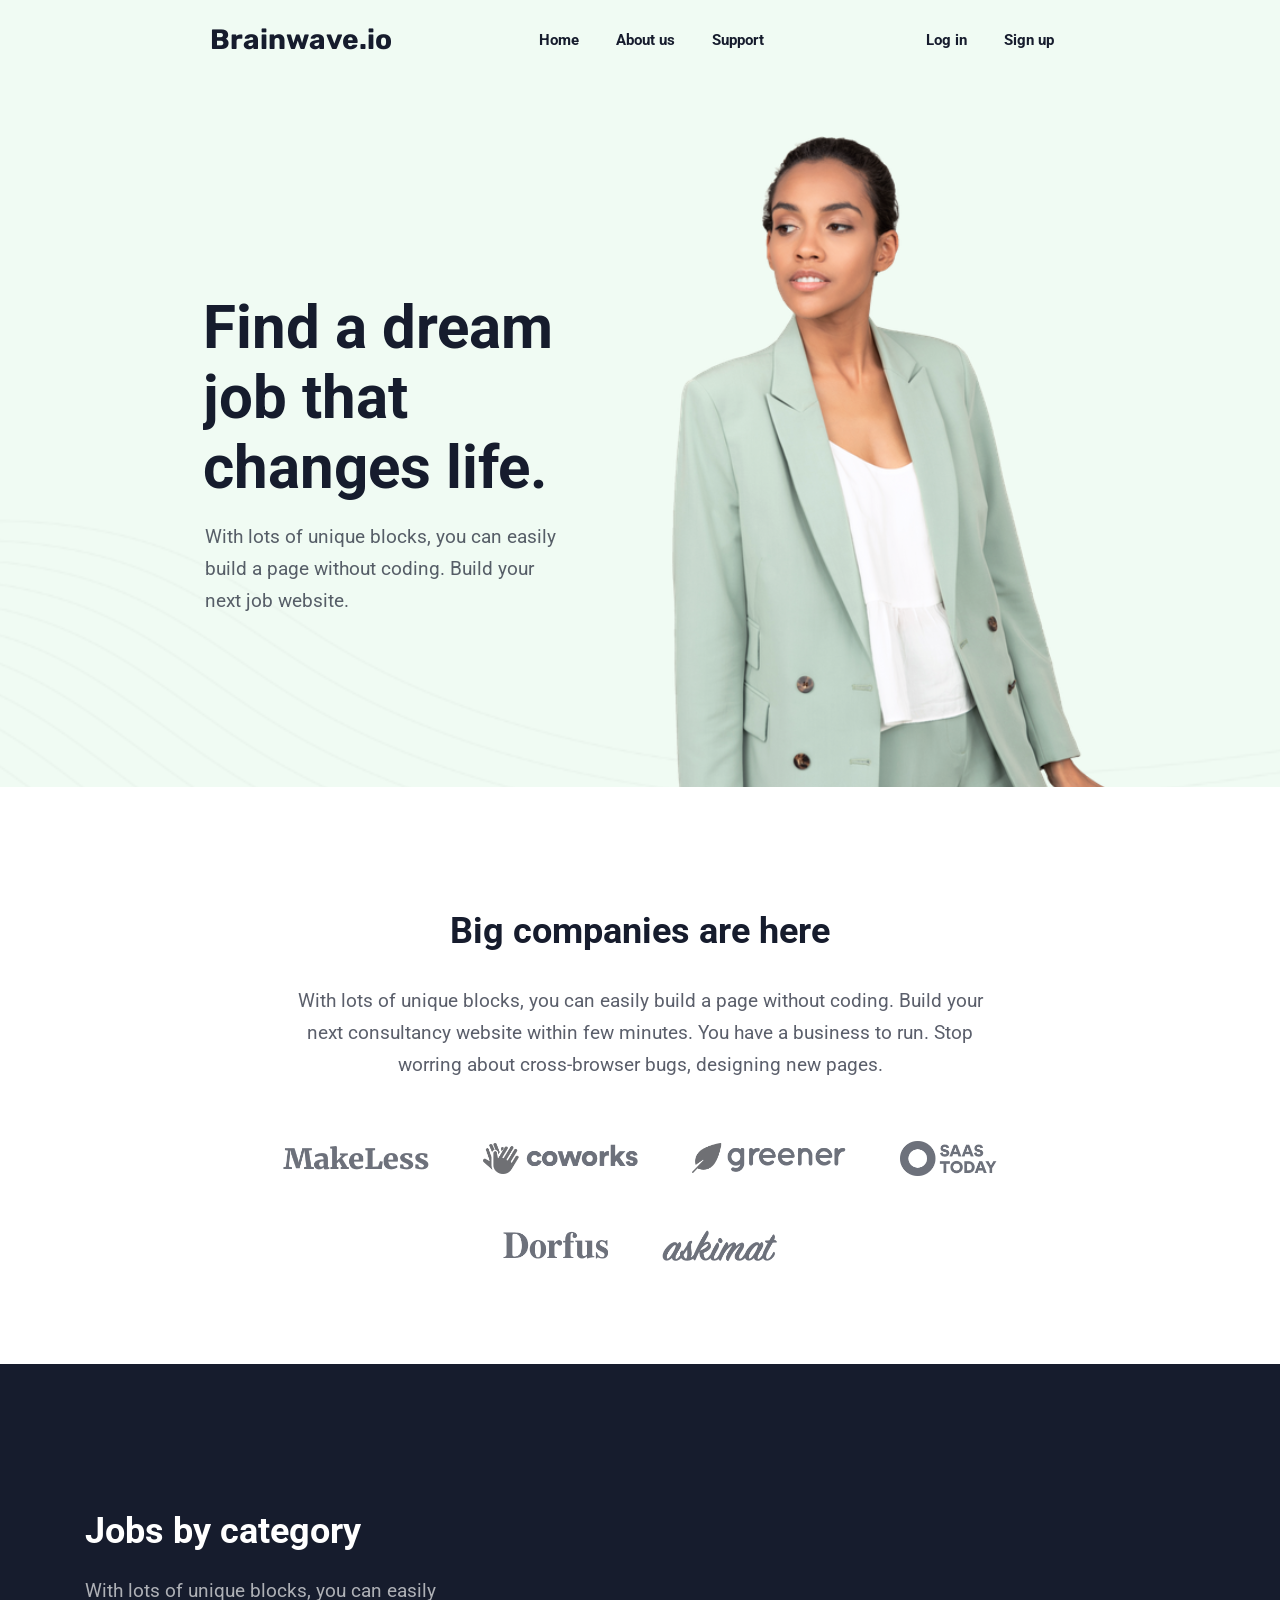
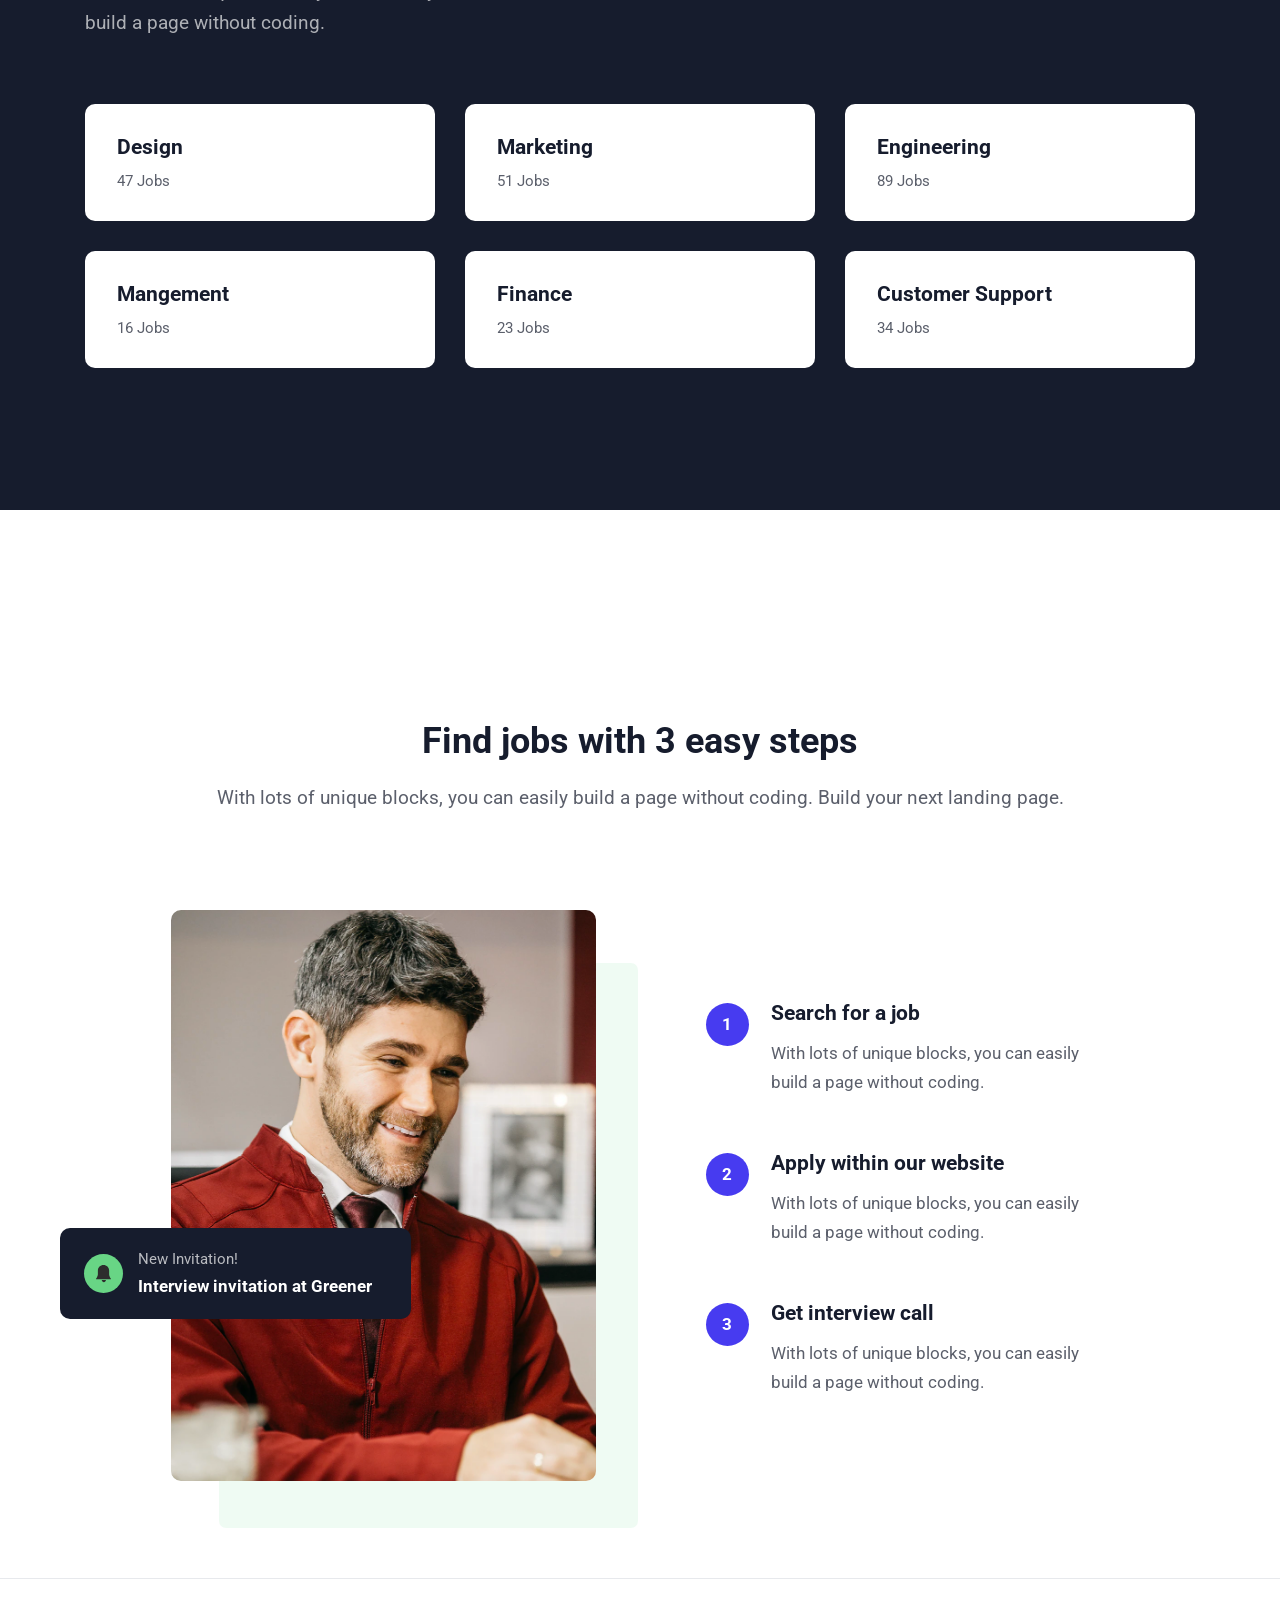
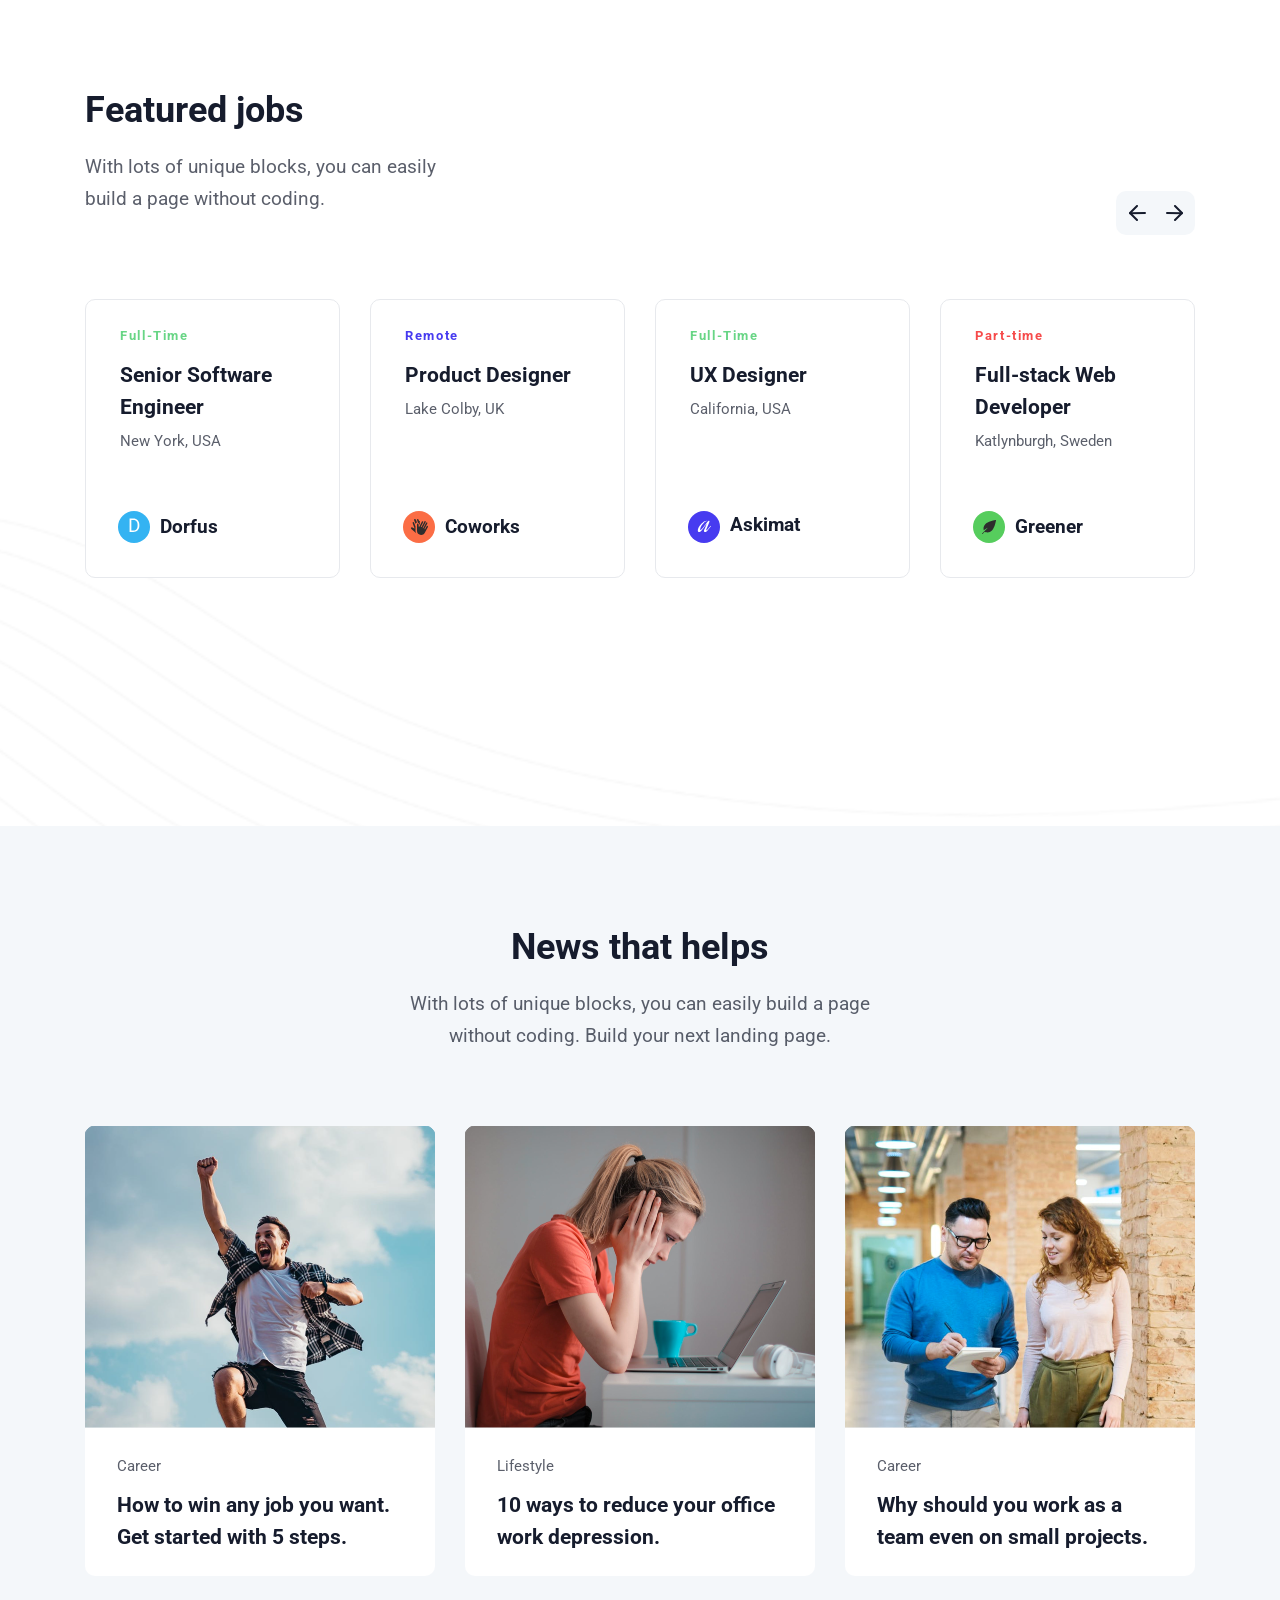
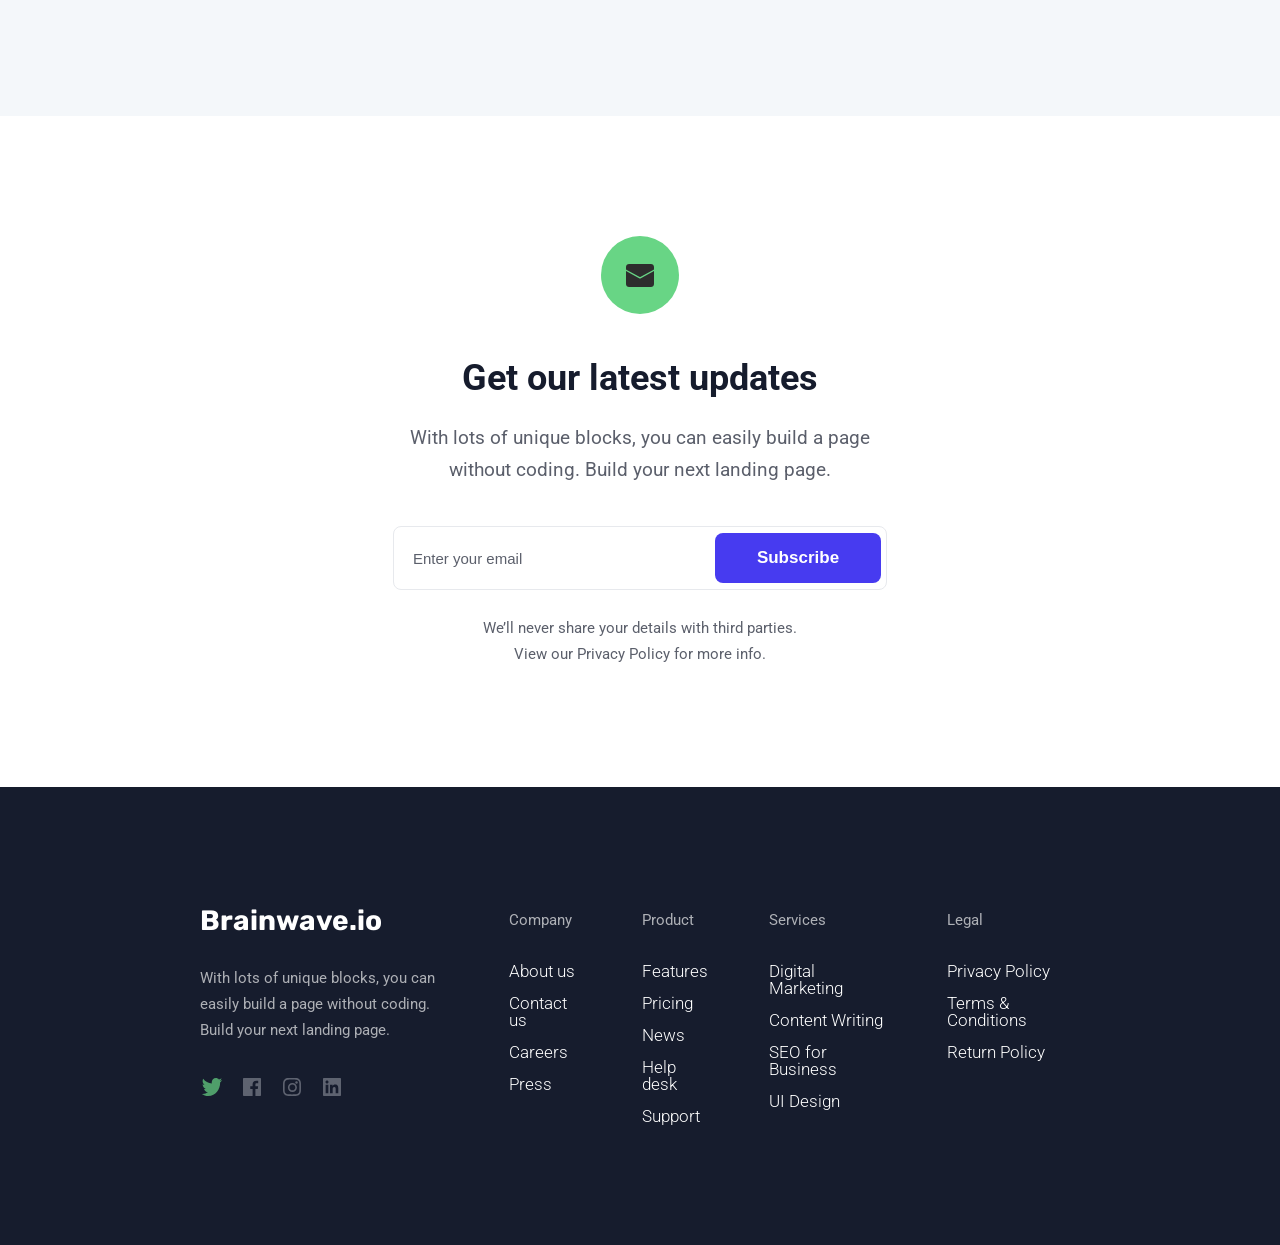
<file: index.html>
<!doctype html>
<html lang="en">
  <head>
    <meta charset="UTF-8" />
    <meta name="viewport" content="width=device-width, initial-scale=1.0" />
    <title>Home</title>
    <link rel="stylesheet" href="./styles/pages/home.css" />
    <link rel="icon" href="./assets/icons/webicon.svg" />
  </head>

  <body>
    <!--Header-->
    <header class="header-main">
      <div class="container">
        <div class="header">
          <div class="box box1">
            <h1 class="logo-title">Brainwave.io</h1>
          </div>
          <nav class="header-navbar box box2">
            <ul class="nav-list">
              <li class="nav-item">
                <a href="./index.html" class="nav-link active">Home</a>
              </li>
              <li class="nav-item">
                <a href="./pages/about.html" class="nav-link">About us</a>
              </li>
              <li class="nav-item">
                <a href="./pages/support.html" class="nav-link">Support</a>
              </li>
            </ul>
          </nav>
          <div class="box box3">
            <nav class="header-navbar">
              <ul class="nav-list">
                <li class="nav-item">
                  <a href="./pages/login.html" class="nav-link">Log in</a>
                </li>
                <li class="nav-item">
                  <a href="./pages/signup.html" class="nav-link">Sign up</a>
                </li>
              </ul>
            </nav>
          </div>
        </div>
      </div>
    </header>
    <!-- Main  -->
    <main class="main">
      <section class="hero">
        <div class="hero-info">
          <h1 class="hero-title">
            <span>Find a dream</span>
            <span>job that</span>
            <span>changes life.</span>
          </h1>
          <p class="hero-desc">
            With lots of unique blocks, you can easily build a page without
            coding. Build your next job website.
          </p>
        </div>
        <img
          class="hero-image"
          src="./assets/images/home-images/hero-img.svg"
          alt="Hero image"
        />
      </section>
      <section class="our-partners">
        <h3 class="our-partners-title">Big companies are here</h3>
        <p class="our-partners-desc">
          With lots of unique blocks, you can easily build a page without
          coding. Build your next consultancy website within few minutes. You
          have a business to run. Stop worring about cross-browser bugs,
          designing new pages.
        </p>
        <div class="partners-logo">
          <img
            src="./assets/icons/home-icons/partners-logo1.svg"
            alt="Partners logo"
          />
          <img
            src="./assets/icons/home-icons/partners-logo2.svg"
            alt="Partners logo"
          />
          <img
            src="./assets/icons/home-icons/partners-logo3.svg"
            alt="Partners logo"
          />
          <img
            src="./assets/icons/home-icons/partners-logo4.svg"
            alt="Partners logo"
          />
          <img
            src="./assets/icons/home-icons/partners-logo5.svg"
            alt="Partners logo"
          />
          <img
            src="./assets/icons/home-icons/partners-logo6.svg"
            alt="Partners logo"
          />
        </div>
      </section>
      <section class="jobs-category-main">
        <div class="jobs-category">
          <h4 class="jobs-category-title">Jobs by category</h4>
          <p class="jobs-category-desc">
            With lots of unique blocks, you can easily build a page without
            coding.
          </p>
          <div class="jobs-category-types">
            <div class="jobs-category-box">
              <h2 class="jobs-category-box-title">Design</h2>
              <p class="jobs-category-box-desc">47 Jobs</p>
            </div>
            <div class="jobs-category-box">
              <h2 class="jobs-category-box-title">Marketing</h2>
              <p class="jobs-category-box-desc">51 Jobs</p>
            </div>
            <div class="jobs-category-box">
              <h2 class="jobs-category-box-title">Engineering</h2>
              <p class="jobs-category-box-desc">89 Jobs</p>
            </div>
            <div class="jobs-category-box">
              <h2 class="jobs-category-box-title">Mangement</h2>
              <p class="jobs-category-box-desc">16 Jobs</p>
            </div>
            <div class="jobs-category-box">
              <h2 class="jobs-category-box-title">Finance</h2>
              <p class="jobs-category-box-desc">23 Jobs</p>
            </div>
            <div class="jobs-category-box">
              <h2 class="jobs-category-box-title">Customer Support</h2>
              <p class="jobs-category-box-desc">34 Jobs</p>
            </div>
          </div>
        </div>
      </section>
      <section class="find-jobs">
        <h5 class="find-jobs-title">Find jobs with 3 easy steps</h5>
        <p class="find-jobs-desc">
          With lots of unique blocks, you can easily build a page without
          coding. Build your next landing page.
        </p>
        <div class="find-jobs-types">
          <div class="find-jobs-image-box">
            <img
              class="find-jobs-image"
              src="./assets/images/home-images/find-jobs-img.png"
              alt="Find jobs Person image"
            />
            <div class="find-jobs-notficaton">
              <div class="find-jobs-notficaton-icon">
                <img
                  src="./assets/icons/home-icons/find-jobs-image-notfication.svg"
                  alt="find job icons"
                />
              </div>
              <div>
                <h1 class="find-jobs-notficaton-title">New Invitation!</h1>
                <p class="find-jobs-notficaton-desc">
                  Interview invitation at Greener
                </p>
              </div>
            </div>
          </div>
          <div class="find-jobs-step-container">
            <div class="find-jobs-step">
              <div class="find-jobs-step-icon">
                <p class="find-jobs-step-icon-number">1</p>
              </div>
              <div class="find-jobs-step-list">
                <h2 class="find-jobs-step-list-title">Search for a job</h2>
                <p class="find-jobs-step-list-desc">
                  With lots of unique blocks, you can easily build a page
                  without coding.
                </p>
              </div>
            </div>
            <div class="find-jobs-step">
              <div class="find-jobs-step-icon">
                <p class="find-jobs-step-icon-number">2</p>
              </div>
              <div class="find-jobs-step-list">
                <h2 class="find-jobs-step-list-title">
                  Apply within our website
                </h2>
                <p class="find-jobs-step-list-desc">
                  With lots of unique blocks, you can easily build a page
                  without coding.
                </p>
              </div>
            </div>
            <div class="find-jobs-step">
              <div class="find-jobs-step-icon">
                <p class="find-jobs-step-icon-number">3</p>
              </div>
              <div class="find-jobs-step-list">
                <h2 class="find-jobs-step-list-title">Get interview call</h2>
                <p class="find-jobs-step-list-desc">
                  With lots of unique blocks, you can easily build a page
                  without coding.
                </p>
              </div>
            </div>
          </div>
        </div>
      </section>
      <section class="featured-jobs-main">
        <div class="featured-jobs">
          <h6 class="featured-jobs-title">Featured jobs</h6>
          <p class="featured-jobs-desc">
            With lots of unique blocks, you can easily build a page without
            coding.
          </p>
          <div class="featured-jobs-r-l-box">
            <img
              src="./assets/icons/home-icons/featured-jobs-icon1.svg"
              alt="left arrow icon"
            />
            <img
              src="./assets/icons/home-icons/featured-jobs-icon2.svg"
              alt="right arrow icon"
            />
          </div>
          <div class="featured-jobs-types">
            <div class="featured-jobs-box">
              <div class="featured-jobs-box-info">
                <div>
                  <p class="featured-jobs-box-work-hours">Full-Time</p>
                  <h2 class="featured-jobs-box-title">
                    Senior Software Engineer
                  </h2>
                  <p class="featured-jobs-box-desc">New York, USA</p>
                </div>
                <div class="featured-jobs-box-company-brend">
                  <img
                    class="featured-jobs-company-logo"
                    src="./assets/icons/home-icons/featured-jobs-company-logo1.svg"
                    alt="company logo"
                  />
                  <h3 class="featured-jobs-company-name">Dorfus</h3>
                </div>
              </div>
            </div>
            <div class="featured-jobs-box">
              <div class="featured-jobs-box-info">
                <div>
                  <p class="featured-jobs-box-work-hours remote-color">
                    Remote
                  </p>
                  <h2 class="featured-jobs-box-title">Product Designer</h2>
                  <p class="featured-jobs-box-desc">Lake Colby, UK</p>
                </div>
                <div class="featured-jobs-box-company-brend">
                  <img
                    class="featured-jobs-company-logo"
                    src="./assets/icons/home-icons/featured-jobs-company-logo2.svg"
                    alt="company logo"
                  />
                  <h3 class="featured-jobs-company-name">Coworks</h3>
                </div>
              </div>
            </div>
            <div class="featured-jobs-box">
              <div class="featured-jobs-box-info">
                <div>
                  <p class="featured-jobs-box-work-hours">Full-Time</p>
                  <h2 class="featured-jobs-box-title">UX Designer</h2>
                  <p class="featured-jobs-box-desc">California, USA</p>
                </div>
                <div class="featured-jobs-box-company-brend">
                  <img
                    class="featured-jobs-company-logo"
                    src="./assets/icons/home-icons/featured-jobs-company-logo3.svg"
                    alt="company logo"
                  />
                  <h3 class="featured-jobs-company-name">Askimat</h3>
                </div>
              </div>
            </div>
            <div class="featured-jobs-box">
              <div class="featured-jobs-box-info">
                <div>
                  <p class="featured-jobs-box-work-hours part-time-color">
                    Part-time
                  </p>
                  <h2 class="featured-jobs-box-title">
                    Full-stack Web Developer
                  </h2>
                  <p class="featured-jobs-box-desc">Katlynburgh, Sweden</p>
                </div>
                <div class="featured-jobs-box-company-brend">
                  <img
                    class="featured-jobs-company-logo"
                    src="./assets/icons/home-icons/featured-jobs-company-logo4.svg"
                    alt="company logo"
                  />
                  <h3 class="featured-jobs-company-name">Greener</h3>
                </div>
              </div>
            </div>
          </div>
        </div>
      </section>
      <section class="news-help">
        <h3 class="news-help-title">News that helps</h3>
        <p class="news-help-desc">
          With lots of unique blocks, you can easily build a page without
          coding. Build your next landing page.
        </p>
        <div class="news-help-types">
          <div class="news-help-box">
            <img
              src="./assets/images/home-images/news-help-img1.svg"
              alt="News help image"
            />
            <div class="news-help-box-info">
              <h2 class="news-help-box-title">Career</h2>
              <p class="news-help-box-desc">
                How to win any job you want. Get started with 5 steps.
              </p>
            </div>
          </div>
          <div class="news-help-box">
            <img
              src="./assets/images/home-images/news-help-img2.svg"
              alt="News help image"
            />
            <div class="news-help-box-info">
              <h2 class="news-help-box-title">Lifestyle</h2>
              <p class="news-help-box-desc">
                10 ways to reduce your office work depression.
              </p>
            </div>
          </div>
          <div class="news-help-box">
            <img
              src="./assets/images/home-images/news-help-img3.svg"
              alt="News help image"
            />
            <div class="news-help-box-info">
              <h2 class="news-help-box-title">Career</h2>
              <p class="news-help-box-desc">
                Why should you work as a team even on small projects.
              </p>
            </div>
          </div>
        </div>
      </section>
      <section class="contact-us">
        <div class="contact-us-icon">
          <img
            src="./assets/icons/home-icons/contact-us.svg"
            alt="Contact us logo"
          />
        </div>
        <h2 class="contact-us-title">Get our latest updates</h2>
        <p class="contact-us-desc">
          With lots of unique blocks, you can easily build a page without
          coding. Build your next landing page.
        </p>
        <div class="contact-us-box">
          <form class="contact-us-form">
            <input
              class="contact-us-form-input"
              type="email"
              placeholder="Enter your email"
            />
            <button class="contact-us-form-button">Subscribe</button>
          </form>
          <p class="contact-us-form-desc">
            We’ll never share your details with third parties. View our Privacy
            Policy for more info.
          </p>
        </div>
      </section>
    </main>
    <!--Footer-->
    <footer class="footer-main">
      <div class="container">
        <div class="footer">
          <div class="footer-item">
            <p class="footer-title">Brainwave.io</p>

            <p class="footer-item-title">
              With lots of unique blocks, you can easily build a page without
              coding. Build your next landing page.
            </p>
            <div class="social-icons">
              <a href="#" class="social-link"
                ><img
                  src="./assets/icons/footer-icons/logo-twitter.svg"
                  alt="Twitter"
                  class="footer-icon"
              /></a>
              <a href="#" class="social-link"
                ><img
                  src="./assets/icons/footer-icons/logo-facebook.svg"
                  alt="Facebook"
                  class="footer-icon"
              /></a>
              <a href="#" class="social-link"
                ><img
                  src="./assets/icons/footer-icons/logo-instagram.svg"
                  alt="Instagram"
                  class="footer-icon"
              /></a>
              <a href="#" class="social-link"
                ><img
                  src="./assets/icons/footer-icons/logo-linkedin.svg"
                  alt="Linkedin"
                  class="footer-icon"
              /></a>
            </div>
          </div>
          <div class="footer-item">
            <p class="footer-item-title">Company</p>

            <ul class="footer-list">
              <li class="footer-list-item">
                <a href="#" class="footer-list-link">About us</a>
              </li>
              <li class="footer-list-item">
                <a href="#" class="footer-list-link">Contact us</a>
              </li>
              <li class="footer-list-item">
                <a href="#" class="footer-list-link">Careers</a>
              </li>
              <li class="footer-list-item">
                <a href="#" class="footer-list-link">Press</a>
              </li>
            </ul>
          </div>
          <div class="footer-item">
            <p class="footer-item-title">Product</p>

            <ul class="footer-list">
              <li class="footer-list-item">
                <a href="#" class="footer-list-link">Features</a>
              </li>
              <li class="footer-list-item">
                <a href="#" class="footer-list-link">Pricing</a>
              </li>
              <li class="footer-list-item">
                <a href="#" class="footer-list-link">News</a>
              </li>
              <li class="footer-list-item">
                <a href="#" class="footer-list-link">Help desk</a>
              </li>
              <li class="footer-list-item">
                <a href="#" class="footer-list-link">Support</a>
              </li>
            </ul>
          </div>
          <div class="footer-item">
            <p class="footer-item-title">Services</p>

            <ul class="footer-list">
              <li class="footer-list-item">
                <a href="#" class="footer-list-link">Digital Marketing</a>
              </li>
              <li class="footer-list-item">
                <a href="#" class="footer-list-link">Content Writing</a>
              </li>
              <li class="footer-list-item">
                <a href="#" class="footer-list-link">SEO for Business</a>
              </li>
              <li class="footer-list-item">
                <a href="#" class="footer-list-link">UI Design</a>
              </li>
            </ul>
          </div>
          <div class="footer-item">
            <p class="footer-item-title">Legal</p>

            <ul class="footer-list">
              <li class="footer-list-item">
                <a href="#" class="footer-list-link">Privacy Policy</a>
              </li>
              <li class="footer-list-item">
                <a href="#" class="footer-list-link">Terms & Conditions</a>
              </li>
              <li class="footer-list-item">
                <a href="#" class="footer-list-link">Return Policy</a>
              </li>
            </ul>
          </div>
        </div>
      </div>
    </footer>
  </body>
</html>
</file>
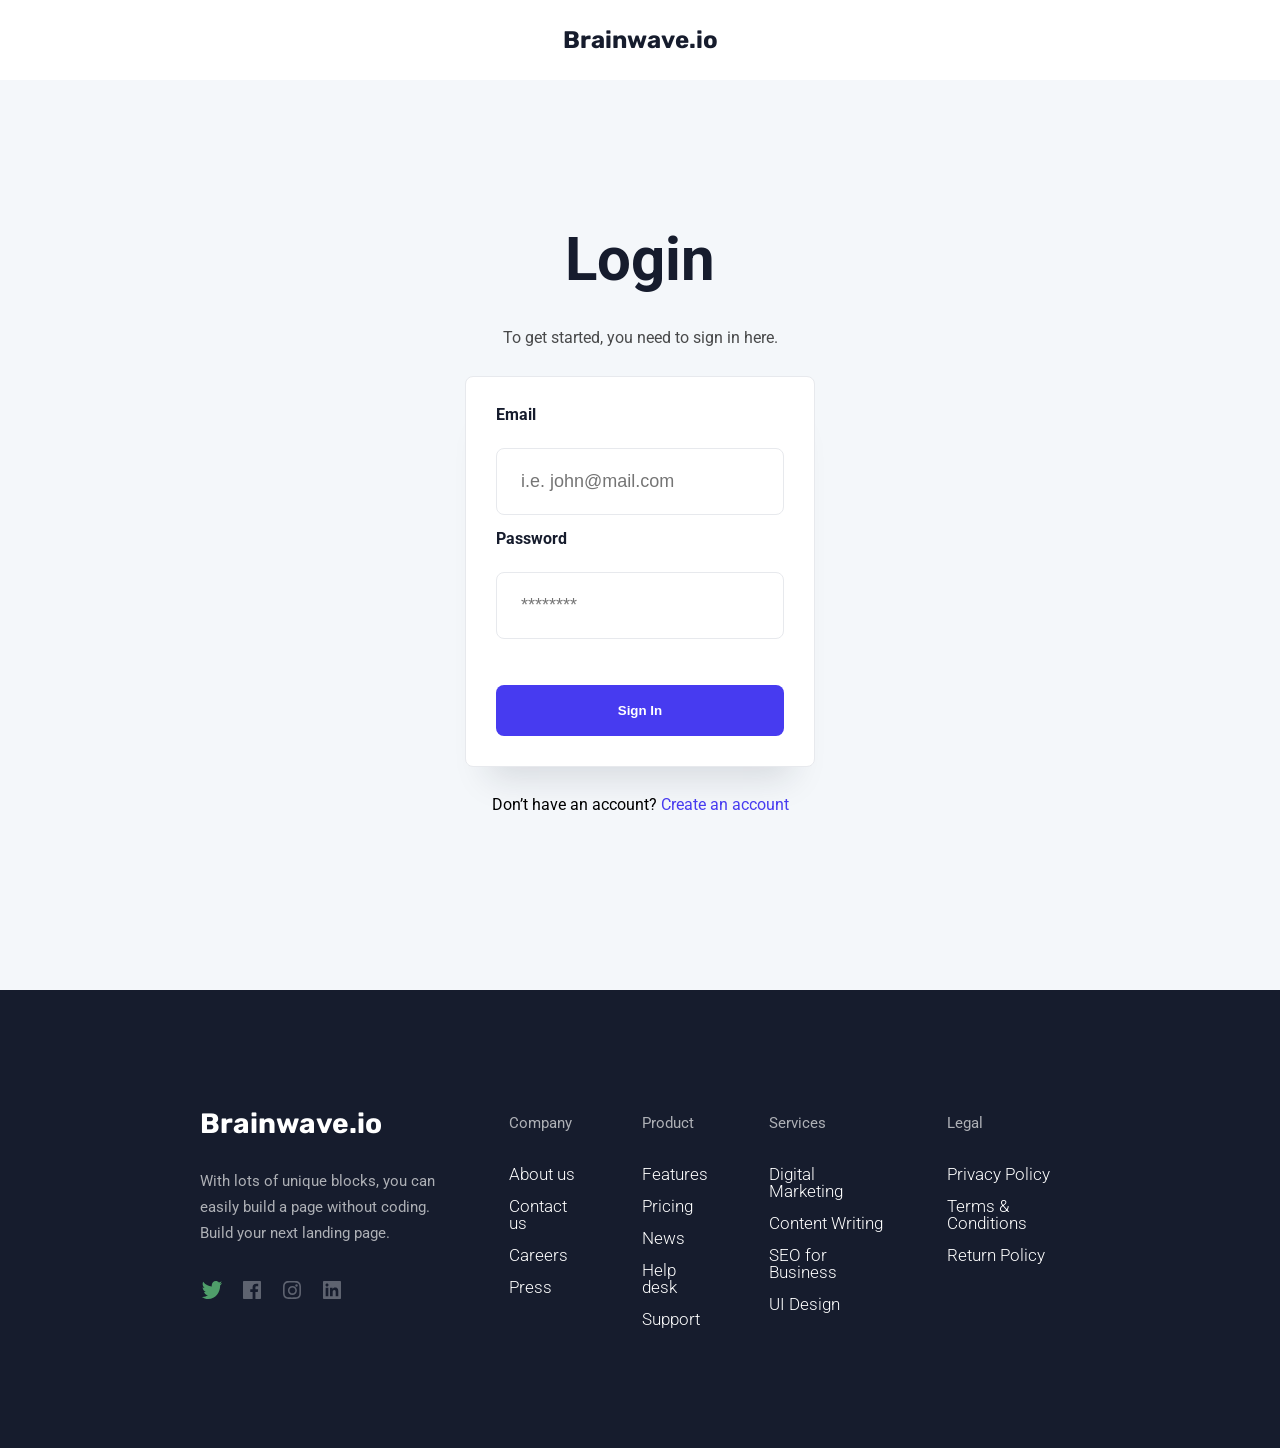
<file: pages/login.html>
<!doctype html>
<html lang="en">
  <head>
    <meta charset="UTF-8" />
    <meta name="viewport" content="width=device-width, initial-scale=1.0" />
    <link rel="stylesheet" href="../styles/pages/login.css" />
    <link rel="icon" href="../assets/icons/webicon.svg" />

    <title>Login</title>
  </head>

  <body>
    <!--Header-->
    <header class="header-main">
      <div class="container">
        <div class="header">
          <div class="box1">
            <h1 class="logo-title">
              <a href="../index.html" class="logo-link">Brainwave.io</a>
            </h1>
          </div>
        </div>
      </div>
    </header>
    <!-- Main  -->
    <main class="main">
      <section class="bg">
        <div class="box2">
          <p class="box2-title">Login</p>
          <p class="box2-text">To get started, you need to sign in here.</p>
        </div>
        <div class="login-card">
          <form class="contact-form" action="../index.html">
            <div class="input-group">
              <label class="input-label">Email</label>
              <input
                type="email"
                placeholder="i.e. john@mail.com"
                class="contact-input"
                required
              />
            </div>
            <div class="input-group">
              <label class="input-label">Password</label>
              <input
                type="password"
                placeholder="********"
                class="contact-input"
                required
              />
            </div>
            <button class="btn" type="submit">Sign In</button>
          </form>
        </div>
        <div class="register-box">
          <p class="register-text">
            Don’t have an account?
            <a href="signup.html" class="register-link">Create an account</a>
          </p>
        </div>
      </section>
    </main>

    <!--Footer-->
    <footer class="footer-main">
      <div class="container">
        <div class="footer">
          <div class="footer-item">
            <p class="footer-title">Brainwave.io</p>

            <p class="footer-item-title">
              With lots of unique blocks, you can easily build a page without
              coding. Build your next landing page.
            </p>
            <div class="social-icons">
              <a href="#" class="social-link"
                ><img
                  src="../assets/icons/footer-icons/logo-twitter.svg"
                  alt="Twitter"
                  class="footer-icon"
              /></a>
              <a href="#" class="social-link"
                ><img
                  src="../assets/icons/footer-icons/logo-facebook.svg"
                  alt="Facebook"
                  class="footer-icon"
              /></a>
              <a href="#" class="social-link"
                ><img
                  src="../assets/icons/footer-icons/logo-instagram.svg"
                  alt="Instagram"
                  class="footer-icon"
              /></a>
              <a href="#" class="social-link"
                ><img
                  src="../assets/icons/footer-icons/logo-linkedin.svg"
                  alt="Linkedin"
                  class="footer-icon"
              /></a>
            </div>
          </div>
          <div class="footer-item">
            <p class="footer-item-title">Company</p>
            <ul class="footer-list">
              <li class="footer-list-item">
                <a href="#" class="footer-list-link">About us</a>
              </li>
              <li class="footer-list-item">
                <a href="#" class="footer-list-link">Contact us</a>
              </li>
              <li class="footer-list-item">
                <a href="#" class="footer-list-link">Careers</a>
              </li>
              <li class="footer-list-item">
                <a href="#" class="footer-list-link">Press</a>
              </li>
            </ul>
          </div>
          <div class="footer-item">
            <p class="footer-item-title">Product</p>
            <ul class="footer-list">
              <li class="footer-list-item">
                <a href="#" class="footer-list-link">Features</a>
              </li>
              <li class="footer-list-item">
                <a href="#" class="footer-list-link">Pricing</a>
              </li>
              <li class="footer-list-item">
                <a href="#" class="footer-list-link">News</a>
              </li>
              <li class="footer-list-item">
                <a href="#" class="footer-list-link">Help desk</a>
              </li>
              <li class="footer-list-item">
                <a href="#" class="footer-list-link">Support</a>
              </li>
            </ul>
          </div>
          <div class="footer-item">
            <p class="footer-item-title">Services</p>
            <ul class="footer-list">
              <li class="footer-list-item">
                <a href="#" class="footer-list-link">Digital Marketing</a>
              </li>
              <li class="footer-list-item">
                <a href="#" class="footer-list-link">Content Writing</a>
              </li>
              <li class="footer-list-item">
                <a href="#" class="footer-list-link">SEO for Business</a>
              </li>
              <li class="footer-list-item">
                <a href="#" class="footer-list-link">UI Design</a>
              </li>
            </ul>
          </div>
          <div class="footer-item">
            <p class="footer-item-title">Legal</p>
            <ul class="footer-list">
              <li class="footer-list-item">
                <a href="#" class="footer-list-link">Privacy Policy</a>
              </li>
              <li class="footer-list-item">
                <a href="#" class="footer-list-link">Terms & Conditions</a>
              </li>
              <li class="footer-list-item">
                <a href="#" class="footer-list-link">Return Policy</a>
              </li>
            </ul>
          </div>
        </div>
      </div>
    </footer>
  </body>
</html>
</file>
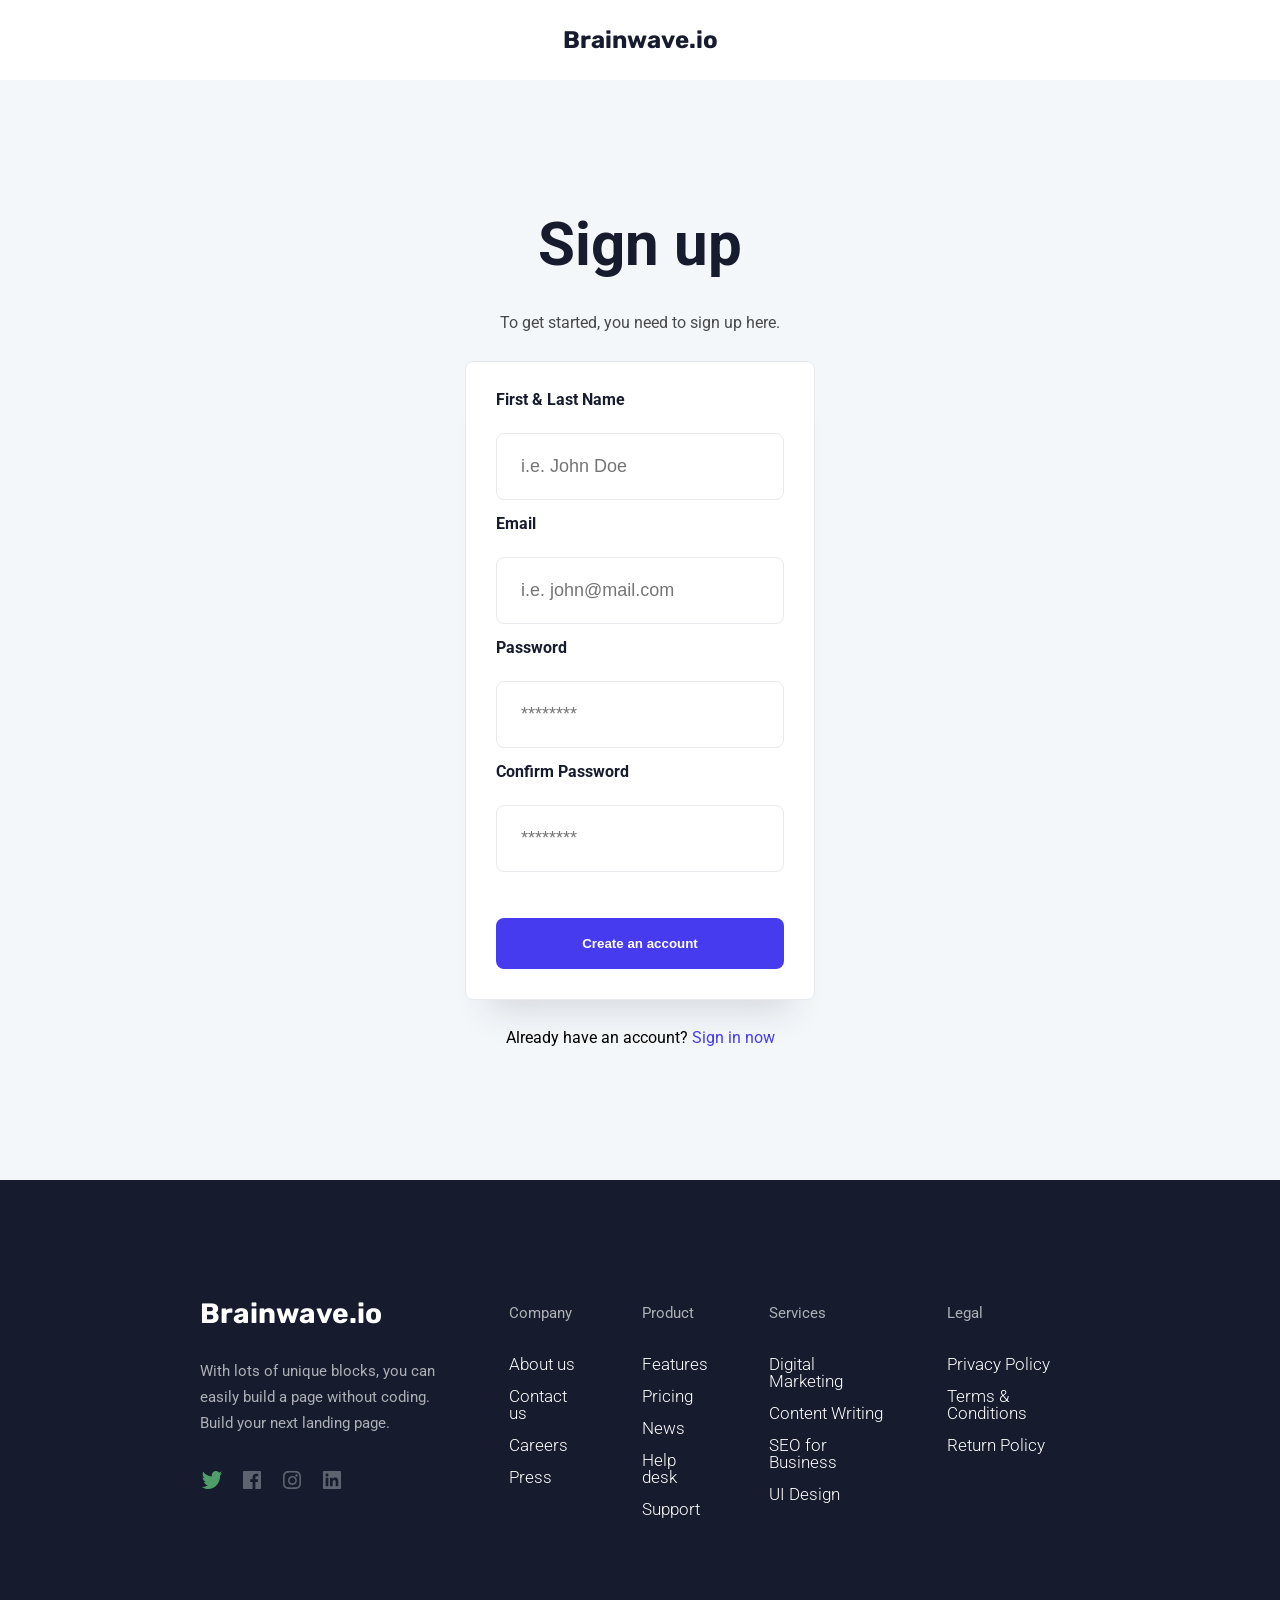
<file: pages/signup.html>
<!doctype html>
<html lang="en">
  <head>
    <meta charset="UTF-8" />
    <meta name="viewport" content="width=device-width, initial-scale=1.0" />
    <link rel="stylesheet" href="../styles/pages/signup.css" />
    <link rel="icon" href="../assets/icons/webicon.svg" />

    <title>Sign Up</title>
  </head>

  <body>
    <!--Header-->
    <header class="header-main">
      <div class="container">
        <div class="header">
          <div class="box1">
            <h1 class="logo-title">
              <a href="../index.html" class="logo-link">Brainwave.io</a>
            </h1>
          </div>
        </div>
      </div>
    </header>
    <!-- Main  -->
    <main>
      <section class="bg">
        <div class="box2">
          <p class="box2-title">Sign up</p>
          <p class="box2-text">To get started, you need to sign up here.</p>
        </div>
        <div class="login-card">
          <form class="contact-form" action="../index.html">
            <div class="input-group">
              <label class="input-label">First & Last Name</label>
              <input
                type="text"
                placeholder="i.e. John Doe"
                class="contact-input"
                required
              />
            </div>
            <div class="input-group">
              <label class="input-label">Email</label>
              <input
                type="email"
                placeholder="i.e. john@mail.com"
                class="contact-input"
                required
              />
            </div>
            <div class="input-group">
              <label class="input-label">Password</label>
              <input
                type="password"
                placeholder="********"
                class="contact-input"
                required
              />
            </div>
            <div class="input-group">
              <label class="input-label">Confirm Password</label>
              <input
                type="password"
                placeholder="********"
                class="contact-input"
                required
              />
            </div>
            <button class="btn" type="submit">Create an account</button>
          </form>
        </div>

        <div class="register-box">
          <p class="register-text">
            Already have an account?
            <a href="./login.html" class="register-link">Sign in now</a>
          </p>
        </div>
      </section>
    </main>
    <!--Footer-->
    <footer class="footer-main">
      <div class="container">
        <div class="footer">
          <div class="footer-item">
            <p class="footer-title">Brainwave.io</p>

            <p class="footer-item-title">
              With lots of unique blocks, you can easily build a page without
              coding. Build your next landing page.
            </p>
            <div class="social-icons">
              <a href="#" class="social-link"
                ><img
                  src="../assets/icons/footer-icons/logo-twitter.svg"
                  alt="Twitter"
                  class="footer-icon"
              /></a>
              <a href="#" class="social-link"
                ><img
                  src="../assets/icons/footer-icons/logo-facebook.svg"
                  alt="Facebook"
                  class="footer-icon"
              /></a>
              <a href="#" class="social-link"
                ><img
                  src="../assets/icons/footer-icons/logo-instagram.svg"
                  alt="Instagram"
                  class="footer-icon"
              /></a>
              <a href="#" class="social-link"
                ><img
                  src="../assets/icons/footer-icons/logo-linkedin.svg"
                  alt="Linkedin"
                  class="footer-icon"
              /></a>
            </div>
          </div>

          <div class="footer-item">
            <p class="footer-item-title">Company</p>

            <ul class="footer-list">
              <li class="footer-list-item">
                <a href="#" class="footer-list-link">About us</a>
              </li>
              <li class="footer-list-item">
                <a href="#" class="footer-list-link">Contact us</a>
              </li>
              <li class="footer-list-item">
                <a href="#" class="footer-list-link">Careers</a>
              </li>
              <li class="footer-list-item">
                <a href="#" class="footer-list-link">Press</a>
              </li>
            </ul>
          </div>
          <div class="footer-item">
            <p class="footer-item-title">Product</p>

            <ul class="footer-list">
              <li class="footer-list-item">
                <a href="#" class="footer-list-link">Features</a>
              </li>
              <li class="footer-list-item">
                <a href="#" class="footer-list-link">Pricing</a>
              </li>
              <li class="footer-list-item">
                <a href="#" class="footer-list-link">News</a>
              </li>
              <li class="footer-list-item">
                <a href="#" class="footer-list-link">Help desk</a>
              </li>
              <li class="footer-list-item">
                <a href="#" class="footer-list-link">Support</a>
              </li>
            </ul>
          </div>
          <div class="footer-item">
            <p class="footer-item-title">Services</p>

            <ul class="footer-list">
              <li class="footer-list-item">
                <a href="#" class="footer-list-link">Digital Marketing</a>
              </li>
              <li class="footer-list-item">
                <a href="#" class="footer-list-link">Content Writing</a>
              </li>
              <li class="footer-list-item">
                <a href="#" class="footer-list-link">SEO for Business</a>
              </li>
              <li class="footer-list-item">
                <a href="#" class="footer-list-link">UI Design</a>
              </li>
            </ul>
          </div>
          <div class="footer-item">
            <p class="footer-item-title">Legal</p>

            <ul class="footer-list">
              <li class="footer-list-item">
                <a href="#" class="footer-list-link">Privacy Policy</a>
              </li>
              <li class="footer-list-item">
                <a href="#" class="footer-list-link">Terms & Conditions</a>
              </li>
              <li class="footer-list-item">
                <a href="#" class="footer-list-link">Return Policy</a>
              </li>
            </ul>
          </div>
        </div>
      </div>
    </footer>
  </body>
</html>
</file>
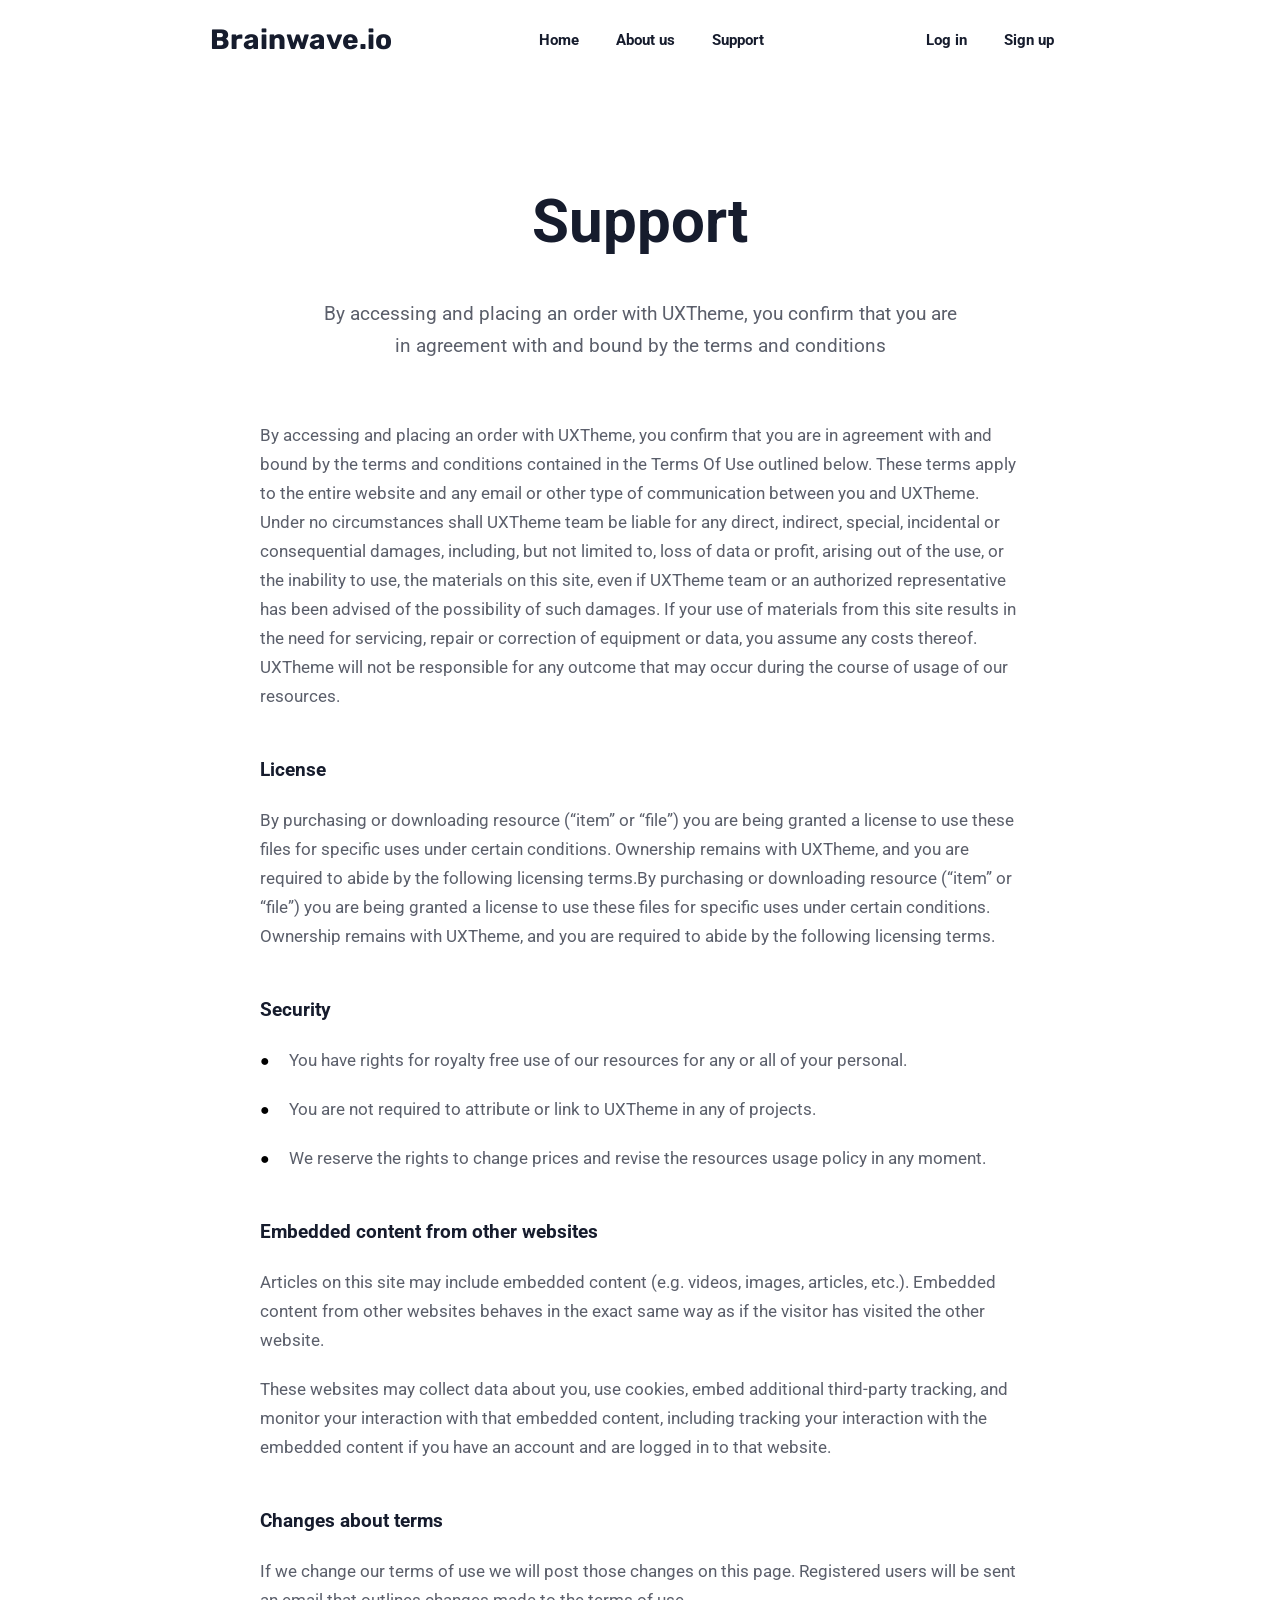
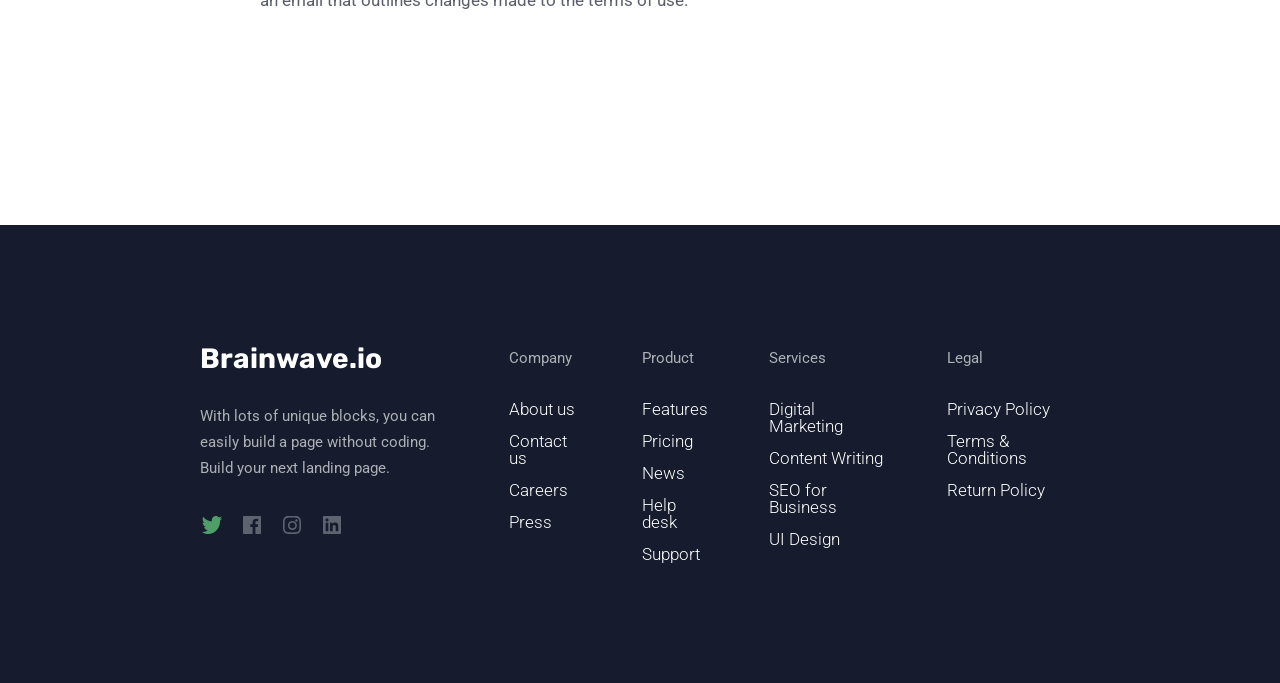
<file: pages/support.html>
<!doctype html>
<html lang="en">
  <head>
    <meta charset="UTF-8" />
    <meta name="viewport" content="width=device-width, initial-scale=1.0" />
    <title>Support</title>
    <link rel="stylesheet" href="../styles/pages/support.css" />
    <link rel="icon" href="../assets/icons/webicon.svg" />
  </head>
  <body>
    <!--Header-->
    <header class="header-main">
      <div class="container">
        <div class="header">
          <div class="box box1">
            <h1 class="logo-title">Brainwave.io</h1>
          </div>
          <nav class="header-navbar box box2">
            <ul class="nav-list">
              <li class="nav-item">
                <a href="../index.html" class="nav-link">Home</a>
              </li>
              <li class="nav-item">
                <a href="./about.html" class="nav-link">About us</a>
              </li>
              <li class="nav-item">
                <a href="./support.html" class="nav-link">Support</a>
              </li>
            </ul>
          </nav>
          <div class="box box3">
            <nav class="header-navbar">
              <ul class="nav-list">
                <li class="nav-item">
                  <a href="./login.html" class="nav-link">Log in</a>
                </li>
                <li class="nav-item">
                  <a href="./signup.html" class="nav-link">Sign up</a>
                </li>
              </ul>
            </nav>
          </div>
        </div>
      </div>
    </header>
    <!-- Main  -->
    <main class="main">
      <section class="support">
        <h2 class="support-title">Support</h2>
        <p class="support-desc">
          By accessing and placing an order with UXTheme, you confirm that you
          are in agreement with and bound by the terms and conditions
        </p>
        <div class="terms-content">
          <p class="terms-desc">
            By accessing and placing an order with UXTheme, you confirm that you
            are in agreement with and bound by the terms and conditions
            contained in the Terms Of Use outlined below. These terms apply to
            the entire website and any email or other type of communication
            between you and UXTheme. Under no circumstances shall UXTheme team
            be liable for any direct, indirect, special, incidental or
            consequential damages, including, but not limited to, loss of data
            or profit, arising out of the use, or the inability to use, the
            materials on this site, even if UXTheme team or an authorized
            representative has been advised of the possibility of such damages.
            If your use of materials from this site results in the need for
            servicing, repair or correction of equipment or data, you assume any
            costs thereof. UXTheme will not be responsible for any outcome that
            may occur during the course of usage of our resources.
          </p>
          <div class="licence-content">
            <h3 class="terms-title">License</h3>
            <p class="terms-desc">
              By purchasing or downloading resource (“item” or “file”) you are
              being granted a license to use these files for specific uses under
              certain conditions. Ownership remains with UXTheme, and you are
              required to abide by the following licensing terms.By purchasing
              or downloading resource (“item” or “file”) you are being granted a
              license to use these files for specific uses under certain
              conditions. Ownership remains with UXTheme, and you are required
              to abide by the following licensing terms.
            </p>
          </div>
          <div class="security-content">
            <h3 class="terms-title">Security</h3>
            <ul>
              <li class="security-item">
                &#9679;
                <span class="terms-desc security-desc">
                  You have rights for royalty free use of our resources for any
                  or all of your personal.</span
                >
              </li>
              <li class="security-item">
                &#9679;
                <span class="terms-desc security-desc">
                  You are not required to attribute or link to UXTheme in any of
                  projects.</span
                >
              </li>
              <li class="security-item">
                &#9679;
                <span class="terms-desc security-desc">
                  We reserve the rights to change prices and revise the
                  resources usage policy in any moment.</span
                >
              </li>
            </ul>
          </div>
          <div class="embedded-content">
            <h3 class="terms-title">Embedded content from other websites</h3>
            <p class="terms-desc">
              Articles on this site may include embedded content (e.g. videos,
              images, articles, etc.). Embedded content from other websites
              behaves in the exact same way as if the visitor has visited the
              other website.
            </p>
            <p class="terms-desc">
              These websites may collect data about you, use cookies, embed
              additional third-party tracking, and monitor your interaction with
              that embedded content, including tracking your interaction with
              the embedded content if you have an account and are logged in to
              that website.
            </p>
          </div>
          <div class="CHanges-aout-content">
            <h3 class="terms-title">Changes about terms</h3>
            <p class="terms-desc">
              If we change our terms of use we will post those changes on this
              page. Registered users will be sent an email that outlines changes
              made to the terms of use.
            </p>
          </div>
        </div>
      </section>
    </main>
    <!--Footer-->
    <footer class="footer-main">
      <div class="container">
        <div class="footer">
          <div class="footer-item">
            <p class="footer-title">Brainwave.io</p>

            <p class="footer-item-title">
              With lots of unique blocks, you can easily build a page without
              coding. Build your next landing page.
            </p>
            <div class="social-icons">
              <a href="#" class="social-link"
                ><img
                  src="../assets/icons/footer-icons/logo-twitter.svg"
                  alt="Twitter"
                  class="footer-icon"
              /></a>
              <a href="#" class="social-link"
                ><img
                  src="../assets/icons/footer-icons/logo-facebook.svg"
                  alt="Facebook"
                  class="footer-icon"
              /></a>
              <a href="#" class="social-link"
                ><img
                  src="../assets/icons/footer-icons/logo-instagram.svg"
                  alt="Instagram"
                  class="footer-icon"
              /></a>
              <a href="#" class="social-link"
                ><img
                  src="../assets/icons/footer-icons/logo-linkedin.svg"
                  alt="Linkedin"
                  class="footer-icon"
              /></a>
            </div>
          </div>
          <div class="footer-item">
            <p class="footer-item-title">Company</p>

            <ul class="footer-list">
              <li class="footer-list-item">
                <a href="#" class="footer-list-link">About us</a>
              </li>
              <li class="footer-list-item">
                <a href="#" class="footer-list-link">Contact us</a>
              </li>
              <li class="footer-list-item">
                <a href="#" class="footer-list-link">Careers</a>
              </li>
              <li class="footer-list-item">
                <a href="#" class="footer-list-link">Press</a>
              </li>
            </ul>
          </div>
          <div class="footer-item">
            <p class="footer-item-title">Product</p>

            <ul class="footer-list">
              <li class="footer-list-item">
                <a href="#" class="footer-list-link">Features</a>
              </li>
              <li class="footer-list-item">
                <a href="#" class="footer-list-link">Pricing</a>
              </li>
              <li class="footer-list-item">
                <a href="#" class="footer-list-link">News</a>
              </li>
              <li class="footer-list-item">
                <a href="#" class="footer-list-link">Help desk</a>
              </li>
              <li class="footer-list-item">
                <a href="#" class="footer-list-link">Support</a>
              </li>
            </ul>
          </div>
          <div class="footer-item">
            <p class="footer-item-title">Services</p>

            <ul class="footer-list">
              <li class="footer-list-item">
                <a href="#" class="footer-list-link">Digital Marketing</a>
              </li>
              <li class="footer-list-item">
                <a href="#" class="footer-list-link">Content Writing</a>
              </li>
              <li class="footer-list-item">
                <a href="#" class="footer-list-link">SEO for Business</a>
              </li>
              <li class="footer-list-item">
                <a href="#" class="footer-list-link">UI Design</a>
              </li>
            </ul>
          </div>
          <div class="footer-item">
            <p class="footer-item-title">Legal</p>

            <ul class="footer-list">
              <li class="footer-list-item">
                <a href="#" class="footer-list-link">Privacy Policy</a>
              </li>
              <li class="footer-list-item">
                <a href="#" class="footer-list-link">Terms & Conditions</a>
              </li>
              <li class="footer-list-item">
                <a href="#" class="footer-list-link">Return Policy</a>
              </li>
            </ul>
          </div>
        </div>
      </div>
    </footer>
  </body>
</html>
</file>
<file: styles/pages/home.css>
@import url(../global/global.css);

.header-main {
  background-color: var(--primary-color);
}
.hero {
  background-image: url("../../assets/images/home-images/background-line.svg");
  background-size: cover;
  background-position: center;
  background-repeat: no-repeat;
  height: 707px;
  background-color: var(--primary-color);
  display: flex;
  align-items: flex-end;
  justify-content: center;
  gap: 23px;
}

.hero-info {
  display: flex;
  align-items: center;
  justify-content: center;
  flex-direction: column;
  gap: 21px;
  width: 518px;
  height: 402px;
  margin-bottom: 130px;
}

.hero-title {
  display: flex;
  flex-direction: column;
  gap: 5px;
  color: var(--primary-text-color);
  font-size: 60px;
  font-weight: 700;
  line-height: 65px;
  width: 370px;
}

.hero-title span {
  display: block;
  overflow: hidden;
  white-space: nowrap;
  width: 0;
}

.hero-title span:nth-child(1) {
  animation: typing 1s cubic-bezier(0.22, 0.05, 0.36, 1) forwards;
}

.hero-title span:nth-child(2) {
  animation: typing 1s cubic-bezier(0.22, 0.01, 0.36, 1) 0.6s forwards;
}

.hero-title span:nth-child(3) {
  animation: typing 1s cubic-bezier(0.22, 0.05, 0.36, 1) 0.98s forwards;
}

@keyframes typing {
  from {
    width: 0;
  }

  to {
    width: 100%;
  }
}

.hero-desc {
  color: var(--primary-text-color);
  opacity: 70%;
  font-size: 19px;
  font-weight: 400;
  line-height: 32px;
  width: 367px;
  height: 96px;
}

.our-partners {
  height: 577px;
  display: flex;
  align-items: center;
  justify-content: center;
  flex-direction: column;
}

.our-partners-title {
  font-weight: 700;
  font-size: 36px;
  line-height: 48px;
  color: var(--primary-text-color);
  margin-bottom: 30px;
}

.our-partners-desc {
  height: 96px;
  width: 686px;
  text-align: center;
  font-weight: 400;
  font-size: 19px;
  line-height: 32px;
  color: var(--primary-text-color);
  opacity: 70%;
  margin-bottom: 60px;
}

.partners-logo {
  display: flex;
  justify-content: center;
  align-items: center;
  gap: 54px;
  flex-wrap: wrap;
  height: 104px;
  width: 766px;
}
.jobs-category-main {
  height: 746px;
  background-color: var(--primary-text-color);
  display: flex;
  align-items: center;
  justify-content: center;
  flex-direction: column;
}

.jobs-category-title {
  font-size: 36px;
  font-weight: 700;
  color: var(--color-white);
  line-height: 48px;
  margin-bottom: 20px;
}

.jobs-category-desc {
  font-size: 19px;
  font-weight: 400;
  color: var(--color-white);
  opacity: 65%;
  line-height: 32px;
  width: 388px;
  margin-bottom: 65px;
}

.jobs-category-types {
  display: flex;
  flex-wrap: wrap;
  gap: 30px;
  width: 1110px;
}

.jobs-category-box {
  width: 350px;
  height: 117px;
  background-color: var(--color-white);
  padding-left: 32px;
  display: flex;
  flex-direction: column;
  gap: 5px;
  border-radius: 10px;
  justify-content: center;
  transition: all 0.3s;
  cursor: pointer;
}
.jobs-category-box:hover {
  background-color: var(--color-button);
  transform: translateY(-10px);
}
.jobs-category-box:hover .jobs-category-box-title {
  color: var(--color-white);
}

.jobs-category-box:hover .jobs-category-box-desc {
  opacity: 65%;
}

.jobs-category-box-title {
  font-size: 21px;
  font-weight: 700;
  line-height: 32px;
  color: var(--primary-text-color);
}

.jobs-category-box-desc {
  font-size: 15px;
  font-weight: 400;
  line-height: 26px;
  color: var(--primary-text-color);
  opacity: 70%;
}

.find-jobs {
  display: flex;
  align-items: center;
  justify-content: center;
  flex-direction: column;
  padding-top: 113px;
  height: 1069px;
  border-bottom: 1px solid var(--border-color);
}

.find-jobs-title {
  font-size: 36px;
  font-weight: 700;
  line-height: 48px;
  color: var(--primary-text-color);
  margin-bottom: 17px;
}

.find-jobs-desc {
  font-size: 19px;
  font-weight: 400px;
  line-height: 32px;
  color: var(--primary-text-color);
  opacity: 70%;
  margin-bottom: 96px;
}

.find-jobs-types {
  display: flex;
  align-items: center;
  justify-content: center;
  gap: 110px;
}
.find-jobs-image-box {
  position: relative;
}
.find-jobs-image {
  border-radius: 10px;
  width: 425px;
  height: 571px;
  object-fit: cover;
  transform: rotateY(180deg);
  box-shadow: -45px 50px 0px -3px #68d5851a;
}

.find-jobs-notficaton {
  position: absolute;
  right: 185px;
  bottom: 165px;
  padding: 0 24px;
  background-color: var(--primary-text-color);
  display: flex;
  align-items: center;
  justify-content: flex-start;
  border-radius: 10px;
  width: 351px;
  height: 91px;
  gap: 15px;
}
.find-jobs-notficaton-icon {
  background-color: var(--accent-color);
  border-radius: 20px;
  width: 39px;
  height: 39px;
  display: flex;
  align-items: center;
  justify-content: center;
}
.find-jobs-notficaton-title {
  font-size: 15px;
  font-weight: 400;
  line-height: 26px;
  color: var(--color-white);
  opacity: 70%;
}
.find-jobs-notficaton-desc {
  font-size: 17px;
  font-weight: 700;
  line-height: 29px;
  color: var(--color-white);
}

.find-jobs-step-container {
  display: flex;
  align-items: center;
  justify-content: center;
  flex-direction: column;
  gap: 50px;
}
.find-jobs-step {
  display: flex;
  gap: 22px;
  align-items: flex-start;
}
.find-jobs-step-icon {
  margin-top: 6px;
  background-color: var(--color-button);
  width: 43px;
  height: 43px;
  border-radius: 22px;
  display: flex;
  align-items: center;
  justify-content: center;
}
.find-jobs-step-icon-number {
  font-size: 17px;
  font-weight: 700;
  line-height: 29px;
  color: var(--color-white);
}

.find-jobs-step-list-title {
  font-size: 21px;
  font-weight: 700;
  line-height: 32px;
  color: var(--primary-text-color);
  margin-bottom: 10px;
}
.find-jobs-step-list-desc {
  width: 339px;
  font-size: 17px;
  font-weight: 400px;
  line-height: 29px;
  color: var(--primary-text-color);
  opacity: 70%;
}
.featured-jobs-main {
  display: flex;
  align-items: center;
  justify-content: center;
  padding-top: 107px;
  background-image: url("../../assets/images/home-images/background-line.svg");
  background-size: cover;
  background-position: center;
  background-repeat: no-repeat;
}

.featured-jobs {
  height: 740px;
  position: relative;
}

.featured-jobs-title {
  font-size: 36px;
  font-weight: 700;
  line-height: 48px;
  color: var(--primary-text-color);
  margin-bottom: 17px;
}

.featured-jobs-desc {
  font-size: 19px;
  font-weight: 400;
  line-height: 32px;
  color: var(--primary-text-color);
  opacity: 70%;
  margin-bottom: 84px;
  width: 353px;
}

.featured-jobs-r-l-box {
  position: absolute;
  top: 105px;
  right: 0;
  background-color: var(--secondary-color);
  width: 79px;
  height: 44px;
  border-radius: 10px;
  display: flex;
  align-items: center;
  justify-content: center;
  gap: 20px;
  cursor: pointer;
}

.featured-jobs-types {
  display: flex;
  gap: 30px;
  background-color: var(--color-white);
}

.featured-jobs-box {
  width: 255px;
  height: 279px;
  border: 1px solid var(--border-color);
  border-radius: 10px;
  padding-top: 29px;
  padding-left: 34px;
  position: relative;
  cursor: pointer;
  transition: all 0.3s;
}
.featured-jobs-box:hover {
  transform: scale(1.05) translateY(-5px);
}

.featured-jobs-box-work-hours {
  font-size: 13px;
  font-weight: 700;
  line-height: 100%;
  color: var(--accent-color);
  letter-spacing: 1.63px;
  margin-bottom: 17px;
}
.remote-color {
  color: var(--color-button);
}

.part-time-color {
  color: #f64b4b;
}

.featured-jobs-box-title {
  font-size: 21px;
  font-weight: 700;
  line-height: 32px;
  color: var(--primary-text-color);
  margin-bottom: 5px;
}

.featured-jobs-box-desc {
  font-size: 15px;
  font-weight: 400;
  line-height: 26px;
  color: var(--primary-text-color);
  opacity: 70%;
}

.featured-jobs-box-company-brend {
  position: absolute;
  left: 32px;
  bottom: 34px;
  display: flex;
  align-items: center;
  gap: 10px;
}
.featured-jobs-company-name {
  font-size: 19px;
  font-weight: 700;
  line-height: 32px;
  color: var(--primary-text-color);
}

.news-help {
  height: 890px;
  background-color: var(--secondary-color);
  display: flex;
  flex-direction: column;
  align-items: center;
  padding-top: 97px;
}
.news-help-title {
  font-size: 36px;
  font-weight: 700;
  line-height: 48px;
  color: var(--primary-text-color);
  margin-bottom: 17px;
}

.news-help-desc {
  font-size: 19px;
  font-weight: 400;
  line-height: 32px;
  color: var(--primary-text-color);
  opacity: 70%;
  width: 503px;
  text-align: center;
  margin-bottom: 74px;
}

.news-help-types {
  display: flex;
  align-items: center;
  justify-content: center;
  gap: 30px;
}

.news-help-box {
  width: 350px;
  height: 450px;
  background-color: var(--color-white);
  border-radius: 10px;
}
.news-help-box-info {
  display: flex;
  flex-direction: column;
  gap: 10px;
  padding: 0 32px;
}

.news-help-box-title {
  margin-top: 22px;
  font-size: 15px;
  font-weight: 400;
  line-height: 26px;
  color: var(--primary-text-color);
  opacity: 70%;
}
.news-help-box-desc {
  width: 287px;
  font-size: 21px;
  font-weight: 700;
  line-height: 32px;
  color: var(--primary-text-color);
}

.contact-us {
  display: flex;
  flex-direction: column;
  align-items: center;
  padding-top: 120px;
  height: 671px;
}

.contact-us-icon {
  width: 78px;
  height: 78px;
  border-radius: 39px;
  background-color: var(--accent-color);
  display: flex;
  align-items: center;
  justify-content: center;
  margin-bottom: 40px;
}

.contact-us-title {
  font-size: 36px;
  font-weight: 700;
  line-height: 48px;
  color: var(--primary-text-color);
  margin-bottom: 20px;
}

.contact-us-desc {
  font-size: 19px;
  font-weight: 400;
  line-height: 32px;
  color: var(--primary-text-color);
  opacity: 70%;
  width: 502px;
  text-align: center;
  margin-bottom: 40px;
}

.contact-us-box {
  display: flex;
  flex-direction: column;
  align-items: center;
  justify-content: center;
  gap: 25px;
}
.contact-us-form {
  position: relative;
}

.contact-us-form-input {
  width: 494px;
  height: 64px;
  border: 1px solid var(--border-color);
  border-radius: 8px;
  outline: none;
  padding-left: 19px;
  font-size: 15px;
  font-weight: 400;
}
.contact-us-form-input::placeholder {
  font-size: 15px;
  font-weight: 400;
  line-height: 100%;
  color: var(--primary-text-color);
  opacity: 70%;
}

.contact-us-form-button {
  position: absolute;
  bottom: 7px;
  right: 6px;
  width: 166px;
  height: 50px;
  border: none;
  border-radius: 8px;
  background-color: var(--color-button);
  color: var(--color-white);
  font-size: 17px;
  font-weight: 700;
  line-height: 32px;
  display: flex;
  align-items: center;
  justify-content: center;
  cursor: pointer;
  transition: all 0.3s;
}
.contact-us-form-button:hover {
  opacity: 80%;
}

.contact-us-form {
  display: flex;
  flex-direction: column;
}
.contact-us-form-desc {
  font-size: 15px;
  font-weight: 400;
  line-height: 26px;
  color: var(--primary-text-color);
  opacity: 70%;
  text-align: center;
  width: 330px;
}
</file>
<file: styles/pages/login.css>
@import url(../global/global.css);
.header {
  display: flex;
  align-items: center;
  justify-content: center;
}
.logo-title {
  font-size: 24px;
}
.logo-link {
  color: var(--primary-text-color);
}

.bg {
  background-color: var(--secondary-color);
  width: 100%;
  height: 910px;
  display: flex;
  flex-direction: column;
  justify-content: flex-start;
  align-items: center;
}
.box2 {
  width: auto;
  height: auto;
  padding-top: 150px;
  margin-bottom: 30px;
}
.box2-title {
  color: var(--primary-text-color);
  font-size: 60px;
  margin-bottom: 40px;
  text-align: center;
  font-weight: bold;
}

.box2-text {
  opacity: 70%;
  text-align: center;
}

.login-card {
  background-color: var(--color-white);
  width: 100%;
  max-width: 350px;
  height: auto;
  border-radius: 8px;
  border: 1px solid var(--border-color);
  padding: 30px;
  box-shadow: 0px 34px 33px -23px #161c2e21;
}

.contact-form {
  display: flex;
  flex-direction: column;
  gap: 16px;
}
.input-group {
  display: flex;
  flex-direction: column;
  gap: 25px;
}
.input-label {
  font-weight: bold;
  color: var(--primary-text-color);
}
.contact-input {
  padding: 22px 24px;
  border-radius: 8px;
  border: 1px solid var(--border-color);
  display: flex;
  align-items: center;
  outline: none;
  font-size: 18px;
}
.contact-input:focus {
  border-color: var(--color-button);
}
.btn {
  background-color: var(--color-button);
  color: var(--color-white);
  border: none;
  padding: 18px 20px;
  border-radius: 8px;
  font-weight: bold;
  cursor: pointer;
  margin-top: 30px;
  width: 100%;
}

.register-box {
  margin-top: 30px;
  text-align: center;
}

.register-link {
  color: var(--color-button);
  cursor: pointer;
}
</file>
<file: styles/pages/signup.css>
@import url(../global/global.css);

.header {
  display: flex;
  align-items: center;
  justify-content: center;
}
.logo-title {
  font-size: 24px;
}
.logo-link {
  color: var(--primary-text-color);
}
.bg {
  background-color: var(--secondary-color);
  width: 100%;
  height: 1100px;
  display: flex;
  flex-direction: column;
  justify-content: center;
  align-items: center;
}
.box2 {
  margin-bottom: 30px;
}
.box2-title {
  color: var(--primary-text-color);
  font-size: 60px;
  margin-bottom: 40px;
  text-align: center;
  font-weight: bold;
}

.box2-text {
  opacity: 70%;
  text-align: center;
}

.login-card {
  background-color: var(--color-white);
  width: 100%;
  max-width: 350px;
  height: auto;
  border-radius: 8px;
  border: 1px solid var(--border-color);
  padding: 30px;
  box-shadow: 0 34px 33px -23px #161c2e21;
}

.contact-form {
  display: flex;
  flex-direction: column;
  gap: 16px;
}
.input-group {
  display: flex;
  flex-direction: column;
  gap: 25px;
}
.input-label {
  font-weight: bold;
  color: var(--primary-text-color);
}
.contact-input {
  padding: 22px 24px;
  border-radius: 8px;
  border: 1px solid var(--border-color);
  display: flex;
  align-items: center;
  line-height: 10px;
  outline: none;
  font-size: 18px;
}
.contact-input:focus {
  border-color: var(--color-button);
}
.btn {
  background-color: var(--color-button);
  color: var(--color-white);
  border: none;
  padding: 18px 20px;
  border-radius: 8px;
  font-weight: bold;
  cursor: pointer;
  margin-top: 30px;
  width: 100%;
}

.register-box {
  margin-top: 30px;
  text-align: center;
}

.register-link {
  color: var(--color-button);
  cursor: pointer;
  text-decoration: none;
}
</file>
<file: styles/pages/support.css>
@import url(../global/global.css);

.support {
  display: flex;
  align-items: center;
  justify-content: center;
  flex-direction: column;
  margin-top: 109px;
}
.support-title {
  font-size: 60px;
  font-weight: 700;
  line-height: 65px;
  color: var(--primary-text-color);
}

.support-desc {
  font-size: 19px;
  font-weight: 400;
  line-height: 32px;
  color: var(--primary-text-color);
  opacity: 70%;
  width: 640px;
  text-align: center;
  margin-top: 44px;
}

.terms-content {
  display: flex;
  flex-direction: column;
  gap: 43px;
  width: 760px;
  margin-top: 39px;
  margin-bottom: 210px;
}

.terms-title {
  font-size: 19px;
  font-weight: 700;
  line-height: 32px;
  color: var(--primary-text-color);
}

.terms-desc {
  font-size: 17px;
  font-weight: 400;
  line-height: 29px;
  color: #161c2d;
  opacity: 70%;
  margin-top: 20px;
}

.security-desc {
  margin-left: 15px;
}

.security-item {
  margin-top: 20px;
}
</file>
